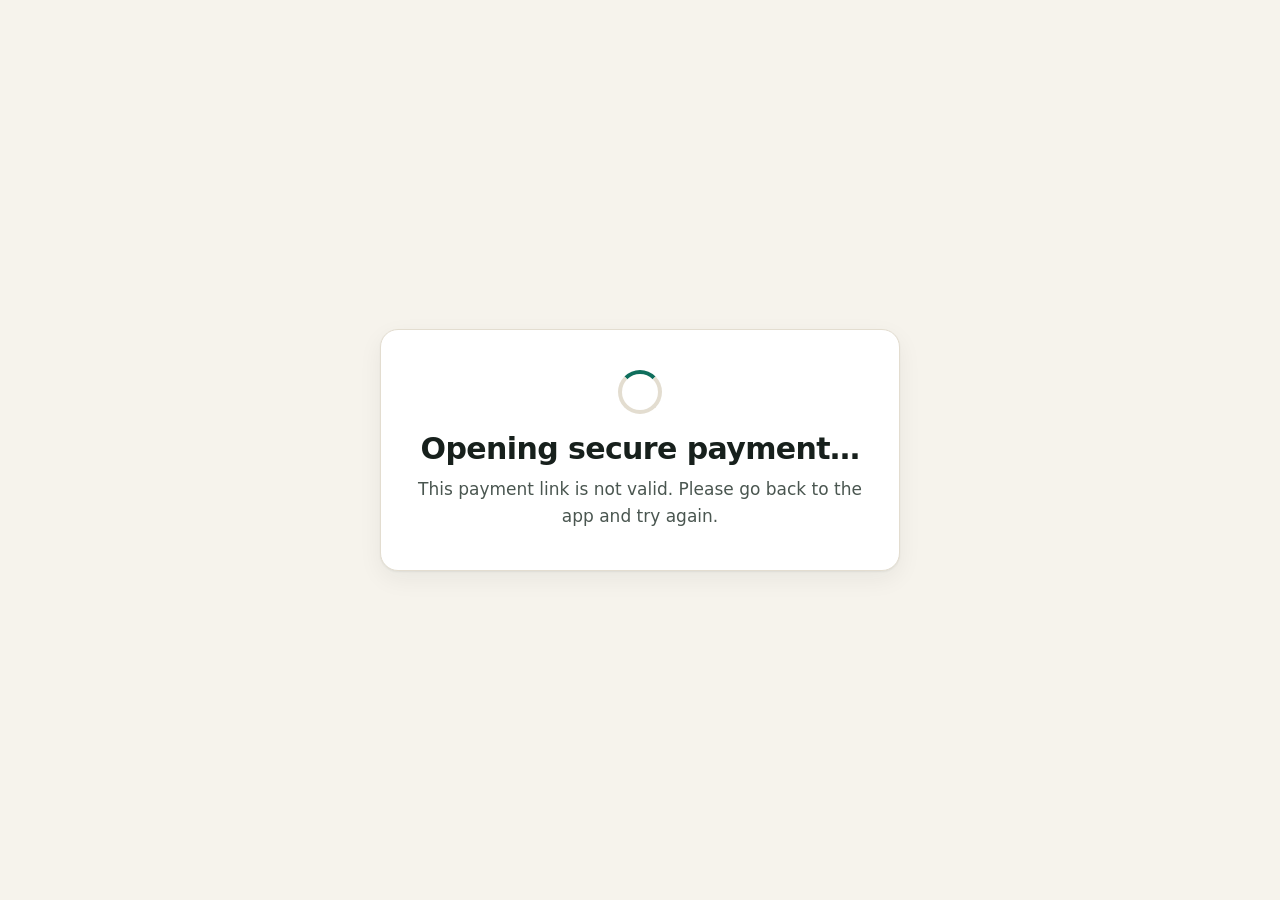
<file: pay.html>
<!doctype html>
<html lang="en">
<head>
<meta charset="utf-8">
<meta name="viewport" content="width=device-width,initial-scale=1">
<meta http-equiv="Content-Security-Policy" content="default-src 'none'; script-src 'self' https://sdk.cashfree.com; connect-src https://*.cashfree.com; frame-src https://*.cashfree.com; img-src 'self' data: https://*.cashfree.com; style-src 'self' 'unsafe-inline'; base-uri 'none'; form-action https://*.cashfree.com">
<meta name="referrer" content="no-referrer">
<meta name="description" content="Secure payment for My Islam Daily Pro.">
<meta name="theme-color" content="#0f6e5c" media="(prefers-color-scheme: light)">
<meta name="theme-color" content="#0e1412" media="(prefers-color-scheme: dark)">
<title>Payment · My Islam Daily</title>
<link rel="canonical" href="https://adminfableora.github.io/my-islam-daily/pay.html">
<meta property="og:title" content="Payment · My Islam Daily">
<meta property="og:description" content="Secure payment for My Islam Daily Pro.">
<meta property="og:type" content="website">
<meta property="og:url" content="https://adminfableora.github.io/my-islam-daily/pay.html">
<meta property="og:image" content="https://adminfableora.github.io/my-islam-daily/img/today.webp">
<meta property="og:site_name" content="My Islam Daily">
<link rel="icon" href="icon.svg" type="image/svg+xml">
<link rel="stylesheet" href="style.css">
<script src="theme.js"></script>
</head>
<body>

<main>
<div class="wrap center-page"><div class="card center-card">
<div class="spinner" aria-hidden="true"></div>
<h1>Opening secure payment…</h1>
<p id="msg" role="status" aria-live="polite">Please wait. You will be taken to Cashfree's secure payment page.</p>
</div></div>
</main>

<script src="https://sdk.cashfree.com/js/v3/cashfree.js"></script>
<script src="pay.js"></script>
</body>
</html>
</file>
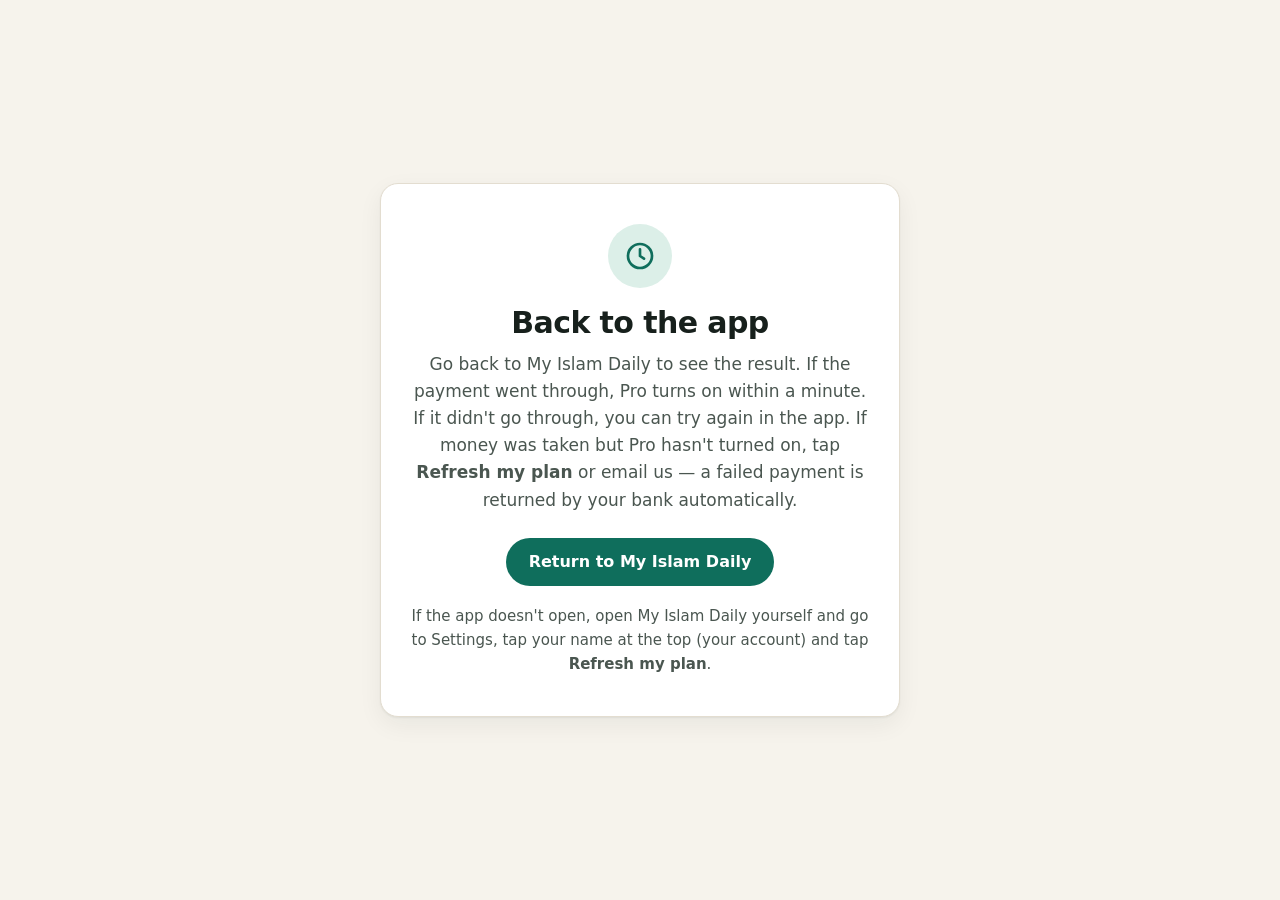
<file: payment-done.html>
<!doctype html>
<html lang="en">
<head>
<meta charset="utf-8">
<meta name="viewport" content="width=device-width,initial-scale=1">
<meta http-equiv="Content-Security-Policy" content="default-src 'none'; script-src 'self'; style-src 'self'; img-src 'self' data:; base-uri 'none'; form-action 'none'">
<meta name="referrer" content="no-referrer">
<meta name="description" content="Return to My Islam Daily after a Pro payment.">
<meta name="theme-color" content="#0f6e5c" media="(prefers-color-scheme: light)">
<meta name="theme-color" content="#0e1412" media="(prefers-color-scheme: dark)">
<title>Checking your payment · My Islam Daily</title>
<link rel="canonical" href="https://adminfableora.github.io/my-islam-daily/payment-done.html">
<meta property="og:title" content="Checking your payment · My Islam Daily">
<meta property="og:description" content="Return to My Islam Daily after a Pro payment.">
<meta property="og:type" content="website">
<meta property="og:url" content="https://adminfableora.github.io/my-islam-daily/payment-done.html">
<meta property="og:image" content="https://adminfableora.github.io/my-islam-daily/img/today.webp">
<meta property="og:site_name" content="My Islam Daily">
<link rel="icon" href="icon.svg" type="image/svg+xml">
<link rel="stylesheet" href="style.css">
<script src="theme.js"></script>
</head>
<body>

<main>
<div class="wrap center-page"><div class="card center-card">
<div class="check"><svg viewBox="0 0 24 24" fill="none" stroke="currentColor" stroke-width="2" stroke-linecap="round" stroke-linejoin="round" aria-hidden="true"><circle cx="12" cy="12" r="9"/><path d="M12 7v5l3 2"/></svg></div>
<h1>Back to the app</h1>
<p>Go back to My Islam Daily to see the result. If the payment went through, Pro turns on within a minute.
If it didn't go through, you can try again in the app.
If money was taken but Pro hasn't turned on, tap <b>Refresh my plan</b> or email us — a failed payment is returned by your bank automatically.</p>
<a id="back" class="btn btn-primary" href="#">Return to My Islam Daily</a>
<p class="small">If the app doesn't open, open My Islam Daily yourself and go to Settings, tap your name at the top (your account) and tap <b>Refresh my plan</b>.</p>
</div></div>
</main>

<script src="done.js"></script>
</body>
</html>
</file>
<file: style.css>
/* My Islam Daily website — one stylesheet for every page. */
:root {
  --bg: #f6f3ec;
  --surface: #ffffff;
  --surface-2: #efebe1;
  --ink: #17201c;
  --ink-2: #4a5650;
  --line: #e3ddd0;
  --brand: #0f6e5c;
  --brand-ink: #ffffff;
  --brand-soft: #dcefe8;
  --night: #121c33;
  --night-2: #1b2848;
  --gold: #c9a24b;
  --radius: 18px;
  --shadow: 0 1px 2px rgba(23, 32, 28, .06), 0 8px 24px rgba(23, 32, 28, .06);
  color-scheme: light;
}
@media (prefers-color-scheme: dark) {
  :root:not([data-theme="light"]) {
    --bg: #0e1412;
    --surface: #161e1b;
    --surface-2: #1d2723;
    --ink: #e9efeb;
    --ink-2: #a3b1aa;
    --line: #26322d;
    --brand: #5fd3b4;
    --brand-ink: #062a22;
    --brand-soft: #173a31;
    --night: #0b1222;
    --night-2: #141f38;
    --shadow: 0 1px 2px rgba(0, 0, 0, .3), 0 8px 24px rgba(0, 0, 0, .25);
    color-scheme: dark;
  }
}
:root[data-theme="dark"] {
  --bg: #0e1412;
  --surface: #161e1b;
  --surface-2: #1d2723;
  --ink: #e9efeb;
  --ink-2: #a3b1aa;
  --line: #26322d;
  --brand: #5fd3b4;
  --brand-ink: #062a22;
  --brand-soft: #173a31;
  --night: #0b1222;
  --night-2: #141f38;
  --shadow: 0 1px 2px rgba(0, 0, 0, .3), 0 8px 24px rgba(0, 0, 0, .25);
  color-scheme: dark;
}

* { box-sizing: border-box; }
html { scroll-behavior: smooth; }
body {
  margin: 0;
  background: var(--bg);
  color: var(--ink);
  font: 17px/1.6 system-ui, -apple-system, "Segoe UI", Roboto, "Noto Sans", sans-serif;
  -webkit-font-smoothing: antialiased;
}
img { max-width: 100%; display: block; }
a { color: var(--brand); text-underline-offset: 3px; }
h1, h2, h3 { line-height: 1.15; letter-spacing: -0.02em; margin: 0; }
p { margin: 0; }
:focus-visible { outline: 3px solid var(--gold); outline-offset: 3px; border-radius: 8px; }

.wrap { width: 100%; max-width: 1120px; margin: 0 auto; padding: 0 20px; }
.narrow { max-width: 780px; }

/* ---------- buttons ---------- */
.btn {
  display: inline-flex; align-items: center; justify-content: center; gap: 10px;
  min-height: 48px; padding: 0 22px; border-radius: 999px;
  font-weight: 650; font-size: 16px; text-decoration: none; white-space: nowrap;
  border: 1.5px solid transparent; cursor: pointer;
  transition: transform .15s ease, background .15s ease, border-color .15s ease;
}
.btn:hover { transform: translateY(-1px); }
.btn svg { width: 20px; height: 20px; flex: none; }
.btn-primary { background: var(--brand); color: var(--brand-ink); }
.btn-primary:hover { filter: brightness(1.06); }
.btn-ghost { background: transparent; color: var(--ink); border-color: var(--line); }
.btn-ghost:hover { border-color: var(--ink-2); }
.btn-light { background: #fff; color: #121c33; }
.btn-outline-light { background: transparent; color: #fff; border-color: rgba(255, 255, 255, .35); }
.btn-outline-light:hover { border-color: #fff; }
.btn-small { min-height: 40px; padding: 0 16px; font-size: 15px; }
.btn-block { width: 100%; }

/* ---------- header ---------- */
.site-header {
  position: sticky; top: 0; z-index: 10;
  background: var(--bg);
  background: color-mix(in srgb, var(--bg) 88%, transparent);
  backdrop-filter: saturate(1.4) blur(10px);
  border-bottom: 1px solid var(--line);
}
.site-header .wrap { display: flex; align-items: center; gap: 16px; height: 68px; }
.brand { display: inline-flex; align-items: center; gap: 10px; color: var(--ink); text-decoration: none; font-weight: 750; font-size: 18px; white-space: nowrap; }
.brand-mark {
  width: 34px; height: 34px; border-radius: 9px; flex: none; display: block;
  box-shadow: 0 1px 2px rgba(23, 32, 28, .12);
}
.nav { display: flex; align-items: center; gap: 6px; margin-left: auto; }
.nav a.link { color: var(--ink-2); text-decoration: none; font-weight: 550; font-size: 15px; padding: 8px 12px; border-radius: 999px; }
.nav a.link:hover { color: var(--ink); background: var(--surface-2); }
.header-cta { flex: none; }
section[id] { scroll-margin-top: 76px; }
/* Phones: the links move to a compact second row under the brand and Download button. */
@media (max-width: 720px) {
  .site-header { position: static; }
  .site-header .wrap { flex-wrap: wrap; height: auto; padding-top: 10px; padding-bottom: 6px; row-gap: 4px; justify-content: space-between; }
  .nav { order: 3; width: 100%; margin-left: -10px; gap: 2px; }
  .nav a.link { font-size: 14.5px; padding: 6px 10px; }
  section[id] { scroll-margin-top: 0; }
}
/* Very small phones (320–380px): tighten the header so everything fits on one line. */
@media (max-width: 380px) {
  .wrap { padding: 0 16px; }
  .site-header .wrap { gap: 8px; }
  .brand { gap: 8px; font-size: 16px; }
  .brand-mark { width: 30px; height: 30px; border-radius: 9px; }
  .btn-small { min-height: 38px; padding: 0 12px; font-size: 14px; gap: 6px; }
  .btn-small svg { width: 18px; height: 18px; }
  .nav { margin-left: -8px; }
  .nav a.link { padding: 6px 8px; }
}

/* ---------- hero ---------- */
.hero { padding: 72px 0 40px; overflow: hidden; }
.hero .wrap { display: grid; grid-template-columns: 1.05fr .95fr; gap: 48px; align-items: center; }
.eyebrow {
  display: inline-block;
  font-size: 14px; font-weight: 650; color: var(--brand);
  background: var(--brand-soft); padding: 6px 12px; border-radius: 999px;
}
.hero h1 { font-size: clamp(38px, 5.4vw, 60px); margin: 18px 0 18px; }
.hero .lead { font-size: 19px; color: var(--ink-2); max-width: 560px; }
.cta-row { display: flex; flex-wrap: wrap; gap: 12px; margin-top: 28px; }
.meta { margin-top: 16px; font-size: 14px; color: var(--ink-2); }
.phones { position: relative; height: 560px; }
.phone {
  position: absolute; width: 250px; border-radius: 34px; padding: 9px;
  background: #0d0f12; box-shadow: 0 30px 60px rgba(18, 28, 51, .28), 0 0 0 1px rgba(255, 255, 255, .06) inset;
}
.phone img { border-radius: 26px; width: 100%; height: auto; aspect-ratio: 540 / 1110; object-fit: cover; }
.phone.front { right: 30px; top: 10px; z-index: 2; }
.phone.back { right: 230px; top: 70px; transform: rotate(-6deg); opacity: .96; }
@media (max-width: 900px) {
  .hero { padding-top: 40px; }
  .hero .wrap { grid-template-columns: 1fr; gap: 32px; }
  .phones { height: 470px; max-width: 420px; margin: 0 auto; width: 100%; }
  .phone { width: 205px; }
  .phone.front { right: 8%; }
  .phone.back { right: auto; left: 4%; top: 60px; }
}

/* ---------- sections ---------- */
section { padding: 72px 0; }
.section-head { max-width: 640px; margin-bottom: 36px; }
.section-head h2 { font-size: clamp(28px, 3.6vw, 40px); margin: 10px 0 12px; }
.section-head p { color: var(--ink-2); font-size: 18px; }
.kicker { font-size: 14px; font-weight: 700; letter-spacing: .06em; text-transform: uppercase; color: var(--brand); }

.grid { display: grid; gap: 16px; }
.grid-3 { grid-template-columns: repeat(3, 1fr); }
@media (max-width: 900px) { .grid-3 { grid-template-columns: 1fr 1fr; } }
@media (max-width: 600px) { .grid-3 { grid-template-columns: 1fr; } }

.card { background: var(--surface); border: 1px solid var(--line); border-radius: var(--radius); padding: 24px; box-shadow: var(--shadow); }
.feature h3 { font-size: 18px; margin: 14px 0 6px; }
.feature p { color: var(--ink-2); font-size: 16px; }
.icon {
  width: 44px; height: 44px; border-radius: 12px; display: grid; place-items: center;
  background: var(--brand-soft); color: var(--brand);
}
.icon svg { width: 22px; height: 22px; }

/* ---------- Pro (dark band) ---------- */
.pro { background: radial-gradient(1200px 500px at 85% -10%, #2b3f73 0%, transparent 60%), linear-gradient(180deg, var(--night), var(--night-2)); color: #eef1f8; }
.pro .kicker { color: var(--gold); }
.pro .section-head p { color: #c3cbe0; }
.pro-layout { display: grid; grid-template-columns: 1.3fr .7fr; gap: 40px; align-items: start; }
@media (max-width: 900px) { .pro-layout { grid-template-columns: 1fr; } .pro .phone-wrap { display: none; } }
.groups { display: grid; grid-template-columns: 1fr 1fr; gap: 16px; }
@media (max-width: 600px) { .groups { grid-template-columns: 1fr; } }
.group { background: rgba(255, 255, 255, .06); border: 1px solid rgba(255, 255, 255, .1); border-radius: var(--radius); padding: 20px 22px; }
.group h3 { font-size: 16px; color: #fff; margin-bottom: 10px; }
.group ul { list-style: none; margin: 0; padding: 0; display: grid; gap: 7px; }
.group li { display: flex; gap: 10px; align-items: flex-start; color: #d7dcea; font-size: 15.5px; line-height: 1.45; }
.group li svg { width: 18px; height: 18px; flex: none; margin-top: 2px; color: var(--gold); }
.phone-wrap { position: relative; height: 520px; }
.phone-wrap .phone { position: relative; width: 240px; margin: 0 auto; }

/* ---------- pricing ---------- */
.prices { display: grid; grid-template-columns: repeat(3, 1fr); gap: 16px; margin-top: 8px; align-items: stretch; }
@media (max-width: 900px) { .prices { grid-template-columns: 1fr; max-width: 460px; } }
.price { display: flex; flex-direction: column; gap: 14px; position: relative; }
.price.best { border: 2px solid var(--brand); }
.badge {
  position: absolute; top: -12px; left: 24px; background: var(--brand); color: var(--brand-ink);
  font-size: 13px; font-weight: 700; padding: 4px 10px; border-radius: 999px;
}
.price h3 { font-size: 17px; color: var(--ink-2); font-weight: 650; }
.amount { font-size: 44px; font-weight: 800; letter-spacing: -0.03em; line-height: 1; }
.amount small { font-size: 16px; font-weight: 600; color: var(--ink-2); letter-spacing: 0; }
.price ul { list-style: none; padding: 0; margin: 0; display: grid; gap: 8px; color: var(--ink-2); font-size: 15.5px; }
.price li { display: flex; gap: 10px; }
.price li svg { width: 18px; height: 18px; flex: none; margin-top: 3px; color: var(--brand); }
.price .btn { margin-top: auto; }
.trial-note {
  display: inline-flex; align-items: center; gap: 8px; margin-top: 20px;
  font-weight: 650; font-size: 15.5px; color: var(--ink);
}
.trial-note svg { width: 18px; height: 18px; flex: none; color: var(--gold); }
.fine { margin-top: 10px; color: var(--ink-2); font-size: 15px; }

/* ---------- install steps ---------- */
.steps { counter-reset: s; display: grid; grid-template-columns: repeat(3, 1fr); gap: 16px; }
@media (max-width: 900px) { .steps { grid-template-columns: 1fr; } }
.step { position: relative; padding-top: 64px; }
.step::before {
  counter-increment: s; content: counter(s);
  position: absolute; top: 22px; left: 24px; width: 32px; height: 32px; border-radius: 50%;
  background: var(--brand); color: var(--brand-ink); display: grid; place-items: center; font-weight: 800; font-size: 15px;
}
.step h3 { font-size: 18px; margin-bottom: 6px; }
.step p { color: var(--ink-2); font-size: 16px; }

/* ---------- FAQ ---------- */
.faq { display: grid; gap: 10px; }
.faq details { background: var(--surface); border: 1px solid var(--line); border-radius: 14px; padding: 0 20px; }
.faq summary {
  cursor: pointer; list-style: none; padding: 18px 0; font-weight: 650; font-size: 17px;
  display: flex; justify-content: space-between; gap: 16px; align-items: center;
}
.faq summary::-webkit-details-marker { display: none; }
.faq summary::after { content: "+"; font-size: 24px; font-weight: 400; color: var(--ink-2); line-height: 1; }
.faq details[open] summary::after { content: "–"; }
.faq details p { padding: 0 0 18px; color: var(--ink-2); }

/* ---------- final CTA ---------- */
.cta-band { text-align: center; }
.cta-band .card { padding: 48px 24px; background: linear-gradient(135deg, #0a4a3e, #12806a); color: #fff; border: none; }
.cta-band h2 { font-size: clamp(26px, 3.4vw, 36px); margin-bottom: 10px; }
.cta-band p { color: #d6efe8; margin-bottom: 24px; }
.cta-band .cta-row { justify-content: center; margin-top: 0; }

/* ---------- article pages (policies) ---------- */
.page-head { padding: 56px 0 24px; }
.page-head h1 { font-size: clamp(32px, 4.4vw, 46px); margin: 10px 0 10px; }
.page-head p { color: var(--ink-2); }
.article { padding: 32px; margin-bottom: 72px; }
.article h2 { font-size: 21px; margin: 32px 0 10px; }
.article h2:first-child { margin-top: 0; }
.article p, .article li { color: var(--ink-2); }
.article p + p { margin-top: 12px; }
.article ul { padding-left: 22px; margin: 8px 0 0; display: grid; gap: 8px; }
.article b { color: var(--ink); }
.page-actions { display: flex; flex-wrap: wrap; gap: 12px; margin-top: 32px; padding-top: 24px; border-top: 1px solid var(--line); }
@media (max-width: 600px) { .article { padding: 22px; } }

/* ---------- simple centered pages (payment) ---------- */
.center-page { min-height: 100vh; min-height: 100dvh; display: grid; place-items: center; padding: 56px 0; }
.center-card { max-width: 520px; width: 100%; text-align: center; padding: 40px 28px; }
.center-card h1 { font-size: 30px; margin: 18px 0 10px; }
.center-card p { color: var(--ink-2); }
.center-card .btn { margin-top: 24px; }
.center-card .small { font-size: 15px; margin-top: 18px; }
.check { width: 64px; height: 64px; border-radius: 50%; background: var(--brand-soft); color: var(--brand); display: grid; place-items: center; margin: 0 auto; }
.check svg { width: 32px; height: 32px; }
.spinner { width: 44px; height: 44px; border-radius: 50%; border: 4px solid var(--line); border-top-color: var(--brand); margin: 0 auto; animation: spin 1s linear infinite; }
@keyframes spin { to { transform: rotate(360deg); } }
@media (prefers-reduced-motion: reduce) { .spinner { animation: none; } .btn:hover { transform: none; } html { scroll-behavior: auto; } }

/* ---------- footer ---------- */
.site-footer { border-top: 1px solid var(--line); padding: 40px 0 48px; font-size: 15px; color: var(--ink-2); }
.site-footer .wrap { display: flex; flex-wrap: wrap; gap: 24px 40px; justify-content: space-between; align-items: flex-start; }
.footer-links { display: flex; flex-wrap: wrap; gap: 8px; }
.footer-links a { color: var(--ink-2); text-decoration: none; padding: 6px 12px; border-radius: 999px; border: 1px solid var(--line); font-size: 14px; }
.footer-links a:hover { color: var(--ink); border-color: var(--ink-2); }
.site-footer .brand { margin-bottom: 8px; }

section.tight { padding-top: 0; }
/* Small phones: long button labels may wrap instead of pushing the page wider. */
@media (max-width: 400px) {
  .cta-row .btn, .page-actions .btn, .center-card .btn { white-space: normal; text-align: center; }
  .cta-band .card { padding: 40px 18px; }
  .center-card { padding: 32px 20px; }
}
.article ul + p { margin-top: 14px; }

/* ---------- guide page ---------- */
.grid-2 { grid-template-columns: repeat(2, 1fr); align-items: start; }
@media (max-width: 760px) { .grid-2 { grid-template-columns: 1fr; } }
.section-cta { margin-top: 28px; }

.tag {
  display: inline-block; flex: none; white-space: nowrap;
  font-size: 12.5px; font-weight: 700; line-height: 1; letter-spacing: .02em;
  padding: 6px 10px; border-radius: 999px;
  background: var(--brand-soft); color: var(--brand);
}
.tag-pro { background: #f3e6c3; color: #5c4310; }
.tag-mix { background: var(--surface-2); color: var(--ink-2); }
@media (prefers-color-scheme: dark) { :root:not([data-theme="light"]) .tag-pro { background: #3b3015; color: #e8c26a; } }
:root[data-theme="dark"] .tag-pro { background: #3b3015; color: #e8c26a; }

.jump-bar { border-top: 1px solid var(--line); border-bottom: 1px solid var(--line); background: var(--bg); padding: 12px 0; }
.jump { display: flex; flex-wrap: wrap; gap: 8px; }
.jump a {
  color: var(--ink); text-decoration: none; font-weight: 600; font-size: 14.5px;
  padding: 8px 14px; border-radius: 999px; border: 1px solid var(--line); background: var(--surface);
}
.jump a:hover { border-color: var(--brand); color: var(--brand); }
@media (min-width: 721px) {
  .jump-bar { position: sticky; top: 68px; z-index: 9; background: color-mix(in srgb, var(--bg) 92%, transparent); backdrop-filter: saturate(1.4) blur(10px); }
}

.g-sec { padding: 48px 0 8px; scroll-margin-top: 136px; }
.g-sec .section-head { margin-bottom: 24px; }
.g-sec .section-head h2 { font-size: clamp(26px, 3.2vw, 34px); }
@media (max-width: 720px) { .g-sec { scroll-margin-top: 12px; } }

.gcard { display: block; }
.g-head { display: flex; align-items: center; justify-content: space-between; gap: 12px; }
.gcard h3 { font-size: 19px; margin: 14px 0 6px; }
.gcard .what { color: var(--ink-2); font-size: 16px; }
.gcard h4 { margin: 18px 0 10px; font-size: 13px; font-weight: 700; letter-spacing: .06em; text-transform: uppercase; color: var(--ink-2); }
.how { list-style: none; margin: 0; padding: 0; counter-reset: h; display: grid; gap: 10px; }
.how li { counter-increment: h; position: relative; padding-left: 36px; font-size: 15.5px; line-height: 1.5; color: var(--ink-2); overflow-wrap: anywhere; }
.how li::before {
  content: counter(h); position: absolute; left: 0; top: 1px; width: 24px; height: 24px; border-radius: 50%;
  background: var(--brand-soft); color: var(--brand); display: grid; place-items: center; font-weight: 800; font-size: 13px;
}
.how b, .g-note b { color: var(--ink); font-weight: 650; }
.g-note { margin-top: 16px; padding-top: 14px; border-top: 1px solid var(--line); font-size: 14.5px; color: var(--ink-2); }

.wlist { list-style: none; margin: 18px 0 0; padding: 0; display: grid; }
.wlist li { display: flex; align-items: center; justify-content: space-between; gap: 12px; padding: 12px 0; border-top: 1px solid var(--line); }
.wlist li:first-child { border-top: 0; padding-top: 0; }
.wlist b { display: block; font-size: 16px; color: var(--ink); font-weight: 650; }
.wlist small { display: block; font-size: 14px; color: var(--ink-2); }

.tip { display: flex; gap: 16px; align-items: flex-start; margin-top: 16px; }
.tip .icon { flex: none; }
.tip h3 { font-size: 18px; margin-bottom: 6px; }
.tip p { color: var(--ink-2); font-size: 15.5px; }
.tip b { color: var(--ink); font-weight: 650; }
.g-sec ~ .cta-band { margin-top: 48px; }

/* Light/dark switch in the header: shows a moon in light mode, a sun in dark mode. */
.theme-toggle {
  flex: none; display: inline-flex; align-items: center; justify-content: center;
  width: 40px; height: 40px; padding: 0; border-radius: 999px; cursor: pointer;
  border: 1px solid var(--line); background: var(--surface); color: var(--ink);
}
.theme-toggle:hover { background: var(--surface-2); }
.nav .theme-toggle { margin-left: 6px; }
@media (max-width: 720px) { .nav .theme-toggle { margin-left: auto; width: 34px; height: 34px; } }
.theme-toggle:focus-visible { outline: 2px solid var(--brand); outline-offset: 2px; }
.theme-toggle svg { width: 18px; height: 18px; }
.theme-toggle svg:first-child { display: none; }
@media (prefers-color-scheme: dark) {
  :root:not([data-theme="light"]) .theme-toggle svg:first-child { display: block; }
  :root:not([data-theme="light"]) .theme-toggle svg:last-child { display: none; }
}
:root[data-theme="dark"] .theme-toggle svg:first-child { display: block; }
:root[data-theme="dark"] .theme-toggle svg:last-child { display: none; }
</file>
